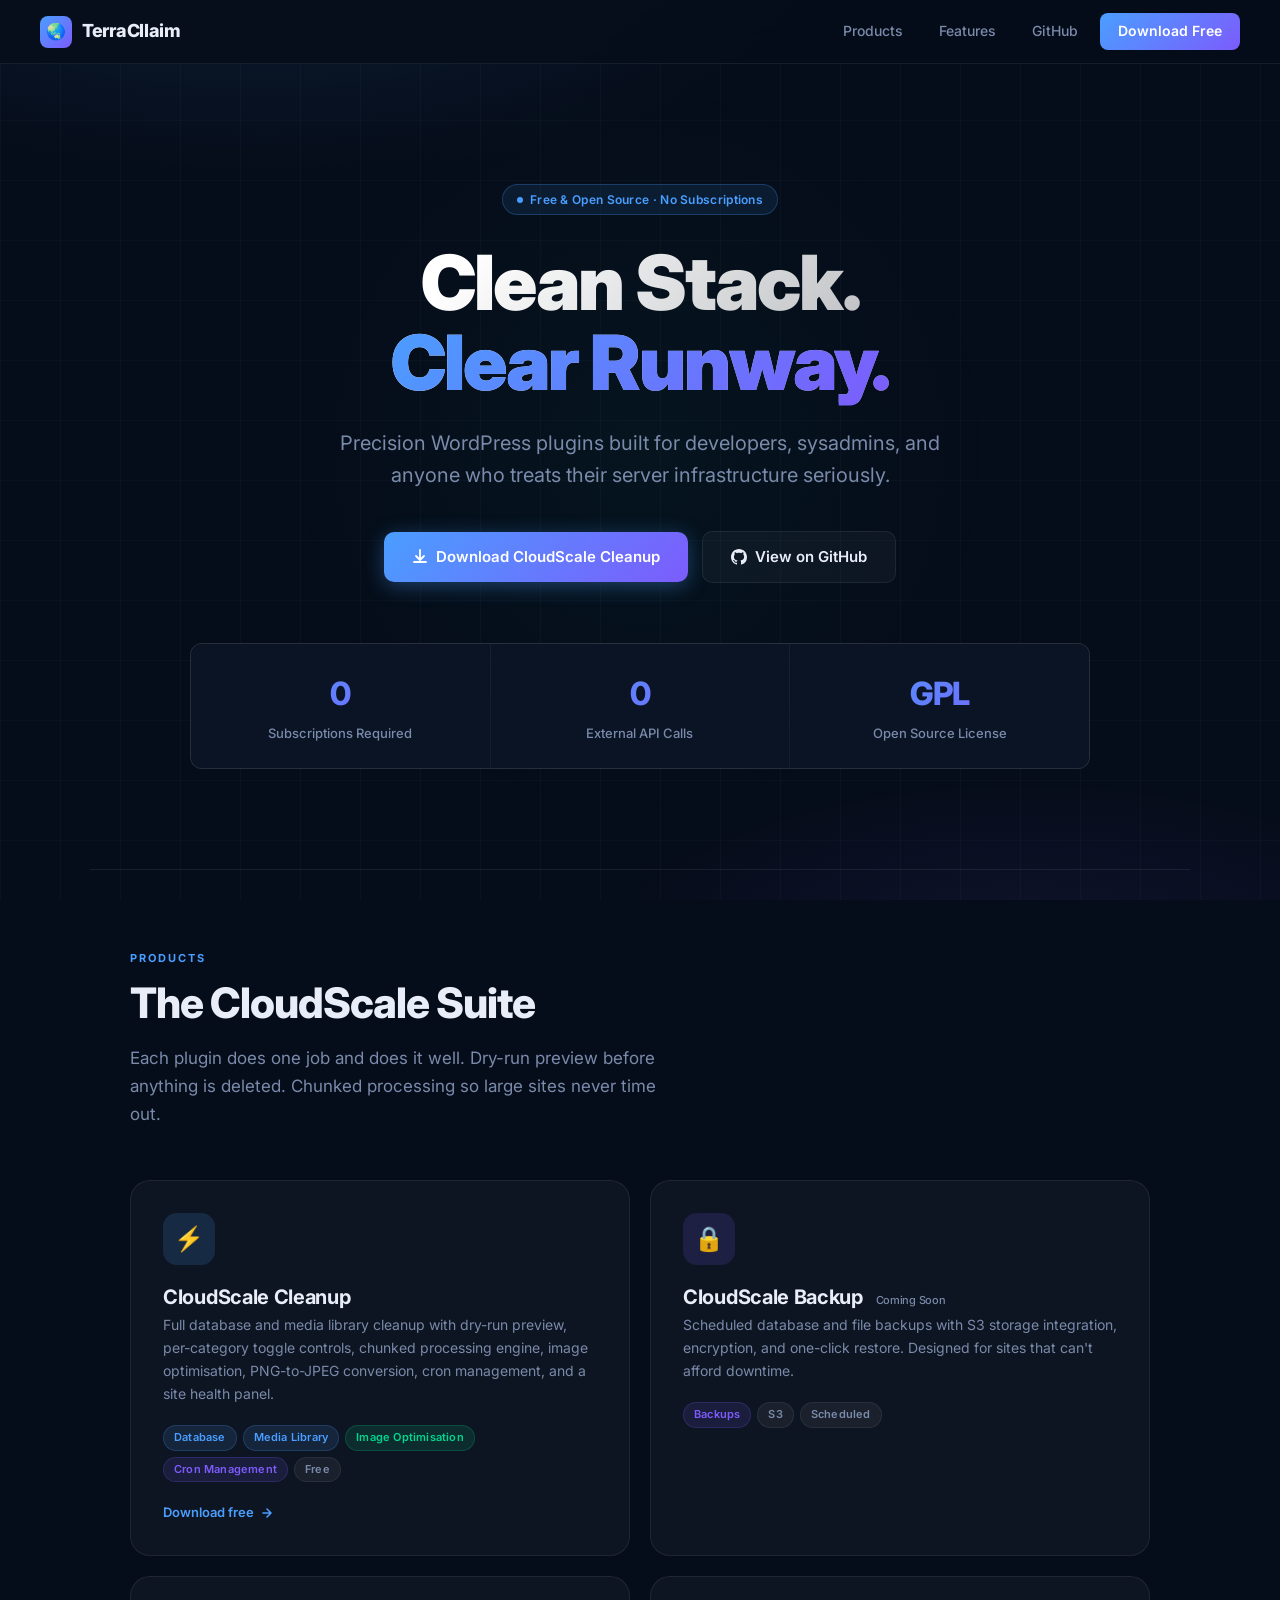
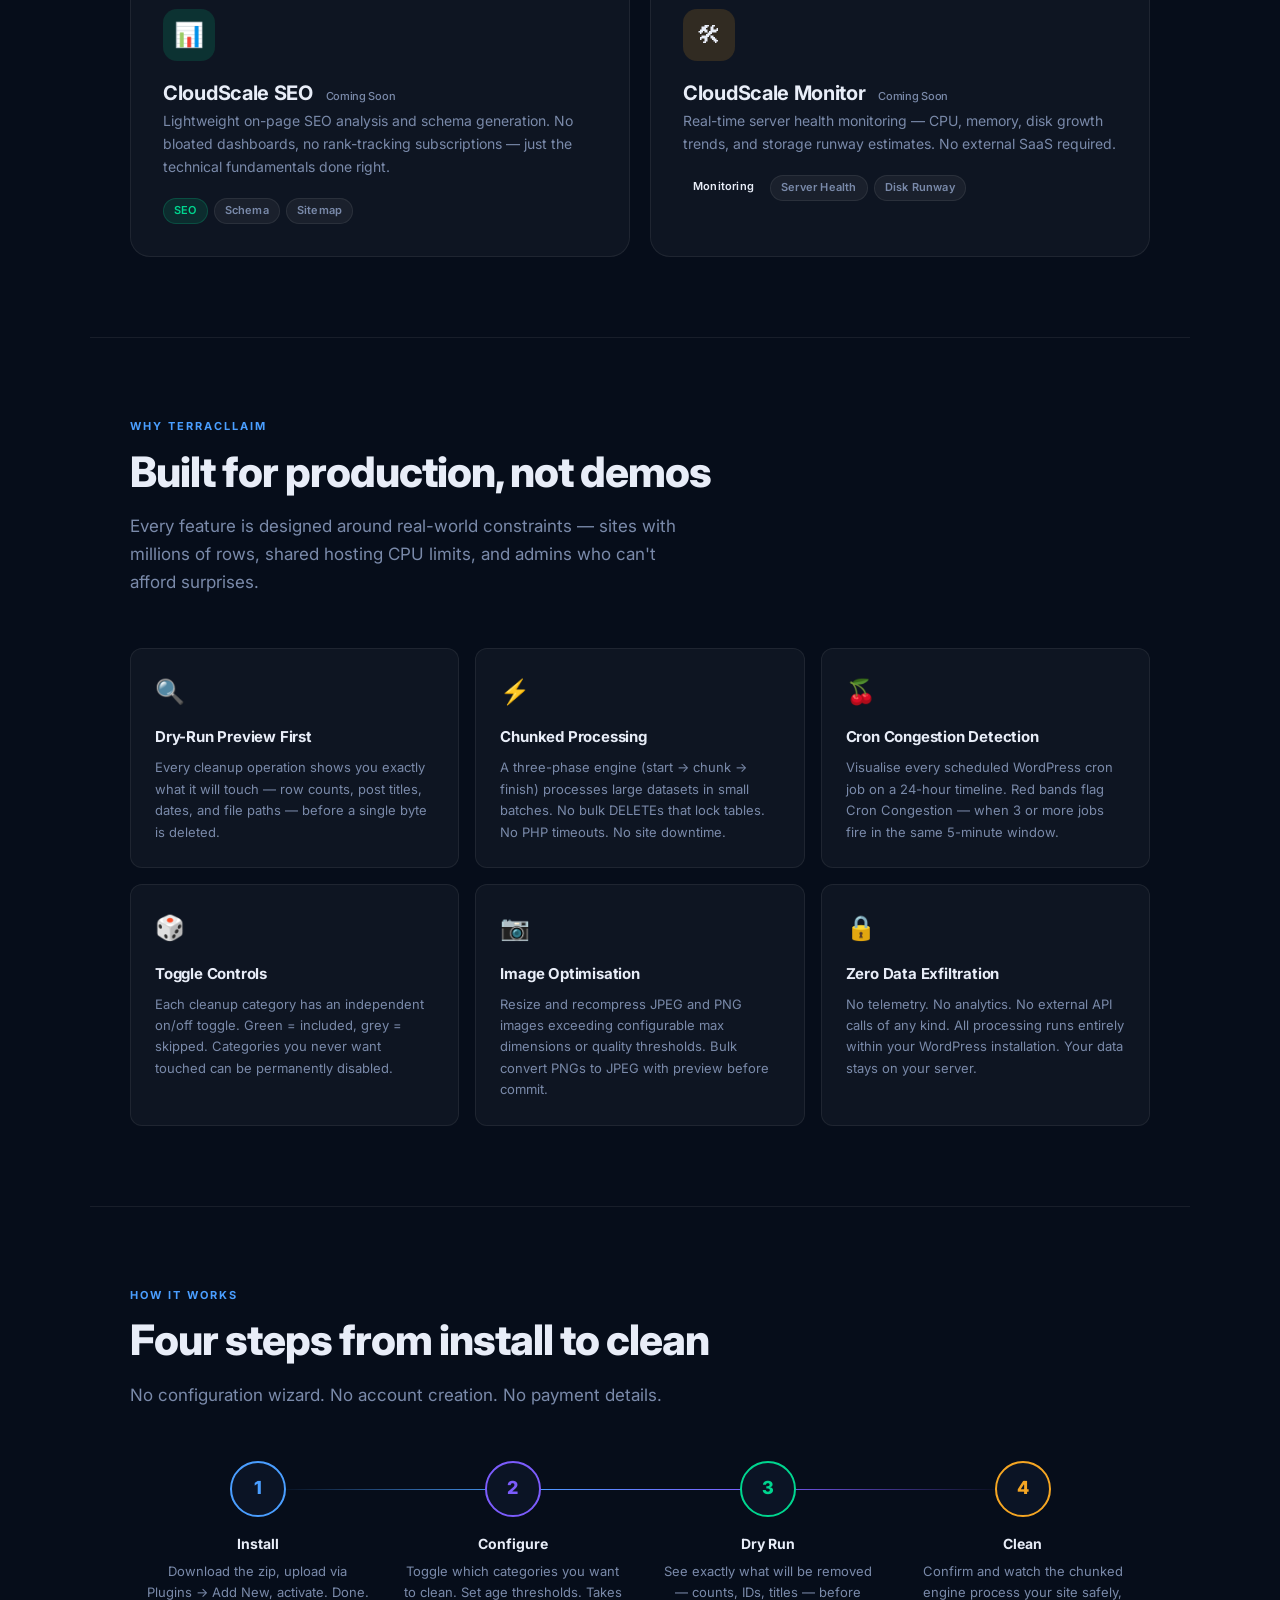
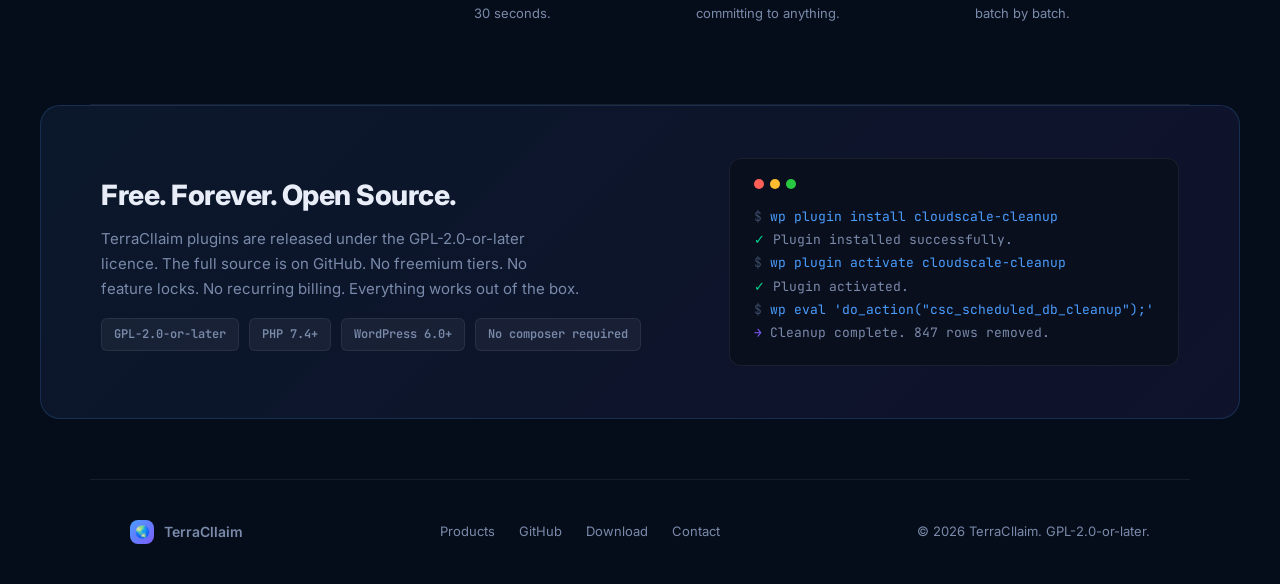
<file: terraclaim/index.html>
<!DOCTYPE html>
<html lang="en">
<head>
<meta charset="UTF-8">
<meta name="viewport" content="width=device-width, initial-scale=1.0">
<title>TerraCllaim — Precision Tools for WordPress Infrastructure</title>
<meta name="description" content="TerraCllaim builds free, open-source WordPress plugins that keep your site clean, fast, and healthy. No subscriptions. No accounts. No data leaves your server.">
<link rel="preconnect" href="https://fonts.googleapis.com">
<link rel="preconnect" href="https://fonts.gstatic.com" crossorigin>
<link href="https://fonts.googleapis.com/css2?family=Inter:wght@300;400;500;600;700;800;900&family=JetBrains+Mono:wght@400;500&display=swap" rel="stylesheet">
<style>
  *, *::before, *::after { box-sizing: border-box; margin: 0; padding: 0; }

  :root {
    --bg:        #060d1a;
    --bg2:       #0b1425;
    --bg3:       #101d31;
    --border:    rgba(255,255,255,0.07);
    --blue:      #4a9eff;
    --purple:    #7c5cfc;
    --green:     #00d68f;
    --amber:     #f5a623;
    --red:       #ff4d6a;
    --text:      #e8edf8;
    --muted:     #7a8aaa;
    --card-bg:   rgba(255,255,255,0.035);
    --card-hover:rgba(255,255,255,0.06);
    --radius:    12px;
    --radius-lg: 20px;
  }

  html { scroll-behavior: smooth; }

  body {
    font-family: 'Inter', -apple-system, BlinkMacSystemFont, sans-serif;
    background: var(--bg);
    color: var(--text);
    line-height: 1.6;
    overflow-x: hidden;
    -webkit-font-smoothing: antialiased;
  }

  /* ─── Background mesh ─── */
  body::before {
    content: '';
    position: fixed;
    inset: 0;
    background:
      radial-gradient(ellipse 80% 50% at 20% -10%, rgba(74,158,255,0.12) 0%, transparent 60%),
      radial-gradient(ellipse 60% 40% at 80% 110%, rgba(124,92,252,0.10) 0%, transparent 60%),
      radial-gradient(ellipse 40% 60% at 50% 50%, rgba(0,214,143,0.04) 0%, transparent 70%);
    pointer-events: none;
    z-index: 0;
  }

  /* ─── Grid overlay ─── */
  body::after {
    content: '';
    position: fixed;
    inset: 0;
    background-image:
      linear-gradient(rgba(255,255,255,0.025) 1px, transparent 1px),
      linear-gradient(90deg, rgba(255,255,255,0.025) 1px, transparent 1px);
    background-size: 60px 60px;
    pointer-events: none;
    z-index: 0;
  }

  section, nav, footer { position: relative; z-index: 1; }

  /* ─── Nav ─── */
  nav {
    position: sticky;
    top: 0;
    z-index: 100;
    display: flex;
    align-items: center;
    justify-content: space-between;
    padding: 0 40px;
    height: 64px;
    background: rgba(6,13,26,0.85);
    backdrop-filter: blur(20px);
    -webkit-backdrop-filter: blur(20px);
    border-bottom: 1px solid var(--border);
  }

  .nav-logo {
    display: flex;
    align-items: center;
    gap: 10px;
    text-decoration: none;
    color: var(--text);
    font-weight: 800;
    font-size: 18px;
    letter-spacing: -0.3px;
  }

  .nav-logo-mark {
    width: 32px;
    height: 32px;
    background: linear-gradient(135deg, var(--blue), var(--purple));
    border-radius: 8px;
    display: flex;
    align-items: center;
    justify-content: center;
    font-size: 16px;
    flex-shrink: 0;
  }

  .nav-links {
    display: flex;
    align-items: center;
    gap: 8px;
  }

  .nav-link {
    color: var(--muted);
    text-decoration: none;
    font-size: 14px;
    font-weight: 500;
    padding: 6px 14px;
    border-radius: 8px;
    transition: color 0.15s, background 0.15s;
  }

  .nav-link:hover { color: var(--text); background: rgba(255,255,255,0.06); }

  .nav-cta {
    background: linear-gradient(135deg, var(--blue), var(--purple));
    color: #fff !important;
    font-weight: 600;
    padding: 7px 18px;
    border-radius: 8px;
    text-decoration: none;
    font-size: 14px;
    transition: opacity 0.15s, transform 0.15s;
  }

  .nav-cta:hover { opacity: 0.9; transform: translateY(-1px); }

  /* ─── Hero ─── */
  .hero {
    padding: 120px 40px 100px;
    max-width: 1100px;
    margin: 0 auto;
    text-align: center;
  }

  .hero-badge {
    display: inline-flex;
    align-items: center;
    gap: 7px;
    background: rgba(74,158,255,0.1);
    border: 1px solid rgba(74,158,255,0.25);
    color: var(--blue);
    font-size: 12px;
    font-weight: 600;
    padding: 5px 14px;
    border-radius: 20px;
    margin-bottom: 28px;
    letter-spacing: 0.3px;
  }

  .hero-badge-dot {
    width: 6px;
    height: 6px;
    border-radius: 50%;
    background: var(--blue);
    animation: pulse 2s ease-in-out infinite;
  }

  @keyframes pulse {
    0%, 100% { opacity: 1; transform: scale(1); }
    50%       { opacity: 0.5; transform: scale(0.8); }
  }

  .hero h1 {
    font-size: clamp(42px, 6vw, 76px);
    font-weight: 900;
    letter-spacing: -2px;
    line-height: 1.05;
    margin-bottom: 24px;
    background: linear-gradient(135deg, #ffffff 30%, rgba(255,255,255,0.55) 100%);
    -webkit-background-clip: text;
    -webkit-text-fill-color: transparent;
    background-clip: text;
  }

  .hero h1 span {
    background: linear-gradient(135deg, var(--blue), var(--purple));
    -webkit-background-clip: text;
    -webkit-text-fill-color: transparent;
    background-clip: text;
  }

  .hero-sub {
    font-size: 20px;
    color: var(--muted);
    max-width: 620px;
    margin: 0 auto 40px;
    font-weight: 400;
    line-height: 1.6;
  }

  .hero-actions {
    display: flex;
    align-items: center;
    justify-content: center;
    gap: 14px;
    flex-wrap: wrap;
  }

  .btn {
    display: inline-flex;
    align-items: center;
    gap: 8px;
    padding: 13px 28px;
    border-radius: 10px;
    font-size: 15px;
    font-weight: 600;
    text-decoration: none;
    transition: all 0.2s;
    cursor: pointer;
    border: none;
  }

  .btn-primary {
    background: linear-gradient(135deg, var(--blue), var(--purple));
    color: #fff;
    box-shadow: 0 4px 20px rgba(74,158,255,0.35);
  }

  .btn-primary:hover {
    transform: translateY(-2px);
    box-shadow: 0 8px 28px rgba(74,158,255,0.45);
  }

  .btn-ghost {
    background: var(--card-bg);
    color: var(--text);
    border: 1px solid var(--border);
  }

  .btn-ghost:hover {
    background: var(--card-hover);
    border-color: rgba(255,255,255,0.14);
    transform: translateY(-1px);
  }

  /* ─── Stats strip ─── */
  .stats-strip {
    max-width: 900px;
    margin: 60px auto 0;
    display: grid;
    grid-template-columns: repeat(3, 1fr);
    gap: 1px;
    background: var(--border);
    border: 1px solid var(--border);
    border-radius: var(--radius);
    overflow: hidden;
  }

  .stat-item {
    background: var(--bg2);
    padding: 24px 32px;
    text-align: center;
  }

  .stat-num {
    font-size: 32px;
    font-weight: 800;
    background: linear-gradient(135deg, var(--blue), var(--purple));
    -webkit-background-clip: text;
    -webkit-text-fill-color: transparent;
    background-clip: text;
    letter-spacing: -1px;
  }

  .stat-label {
    font-size: 13px;
    color: var(--muted);
    margin-top: 4px;
    font-weight: 500;
  }

  /* ─── Section wrapper ─── */
  .section {
    padding: 80px 40px;
    max-width: 1100px;
    margin: 0 auto;
  }

  .section-label {
    font-size: 11px;
    font-weight: 700;
    text-transform: uppercase;
    letter-spacing: 2px;
    color: var(--blue);
    margin-bottom: 12px;
  }

  .section-title {
    font-size: clamp(28px, 4vw, 42px);
    font-weight: 800;
    letter-spacing: -1px;
    line-height: 1.15;
    margin-bottom: 16px;
  }

  .section-sub {
    font-size: 17px;
    color: var(--muted);
    max-width: 560px;
    line-height: 1.65;
    margin-bottom: 52px;
  }

  /* ─── Products ─── */
  .products-grid {
    display: grid;
    grid-template-columns: 1fr 1fr;
    gap: 20px;
  }

  @media (max-width: 740px) { .products-grid { grid-template-columns: 1fr; } }

  .product-card {
    background: var(--card-bg);
    border: 1px solid var(--border);
    border-radius: var(--radius-lg);
    padding: 32px;
    transition: background 0.2s, border-color 0.2s, transform 0.2s;
    text-decoration: none;
    color: var(--text);
    display: flex;
    flex-direction: column;
    gap: 16px;
  }

  .product-card:hover {
    background: var(--card-hover);
    border-color: rgba(74,158,255,0.25);
    transform: translateY(-3px);
  }

  .product-card.coming-soon {
    opacity: 0.5;
    pointer-events: none;
  }

  .product-icon {
    width: 52px;
    height: 52px;
    border-radius: 14px;
    display: flex;
    align-items: center;
    justify-content: center;
    font-size: 24px;
    flex-shrink: 0;
  }

  .icon-blue   { background: rgba(74,158,255,0.15);  }
  .icon-purple { background: rgba(124,92,252,0.15);  }
  .icon-green  { background: rgba(0,214,143,0.15);   }
  .icon-amber  { background: rgba(245,166,35,0.15);  }

  .product-name {
    font-size: 20px;
    font-weight: 700;
    letter-spacing: -0.3px;
  }

  .product-desc {
    font-size: 14px;
    color: var(--muted);
    line-height: 1.65;
    flex: 1;
  }

  .product-tags {
    display: flex;
    flex-wrap: wrap;
    gap: 6px;
    margin-top: 4px;
  }

  .tag {
    font-size: 11px;
    font-weight: 600;
    padding: 3px 10px;
    border-radius: 20px;
    letter-spacing: 0.2px;
  }

  .tag-blue   { background: rgba(74,158,255,0.12);  color: var(--blue);   border: 1px solid rgba(74,158,255,0.2);  }
  .tag-purple { background: rgba(124,92,252,0.12); color: var(--purple); border: 1px solid rgba(124,92,252,0.2); }
  .tag-green  { background: rgba(0,214,143,0.12);  color: var(--green);  border: 1px solid rgba(0,214,143,0.2);  }
  .tag-grey   { background: rgba(255,255,255,0.05); color: var(--muted);  border: 1px solid var(--border); }

  .product-link-row {
    display: flex;
    align-items: center;
    gap: 6px;
    font-size: 13px;
    font-weight: 600;
    color: var(--blue);
    margin-top: 4px;
  }

  /* ─── Features ─── */
  .features-grid {
    display: grid;
    grid-template-columns: repeat(3, 1fr);
    gap: 16px;
  }

  @media (max-width: 900px) { .features-grid { grid-template-columns: repeat(2, 1fr); } }
  @media (max-width: 560px) { .features-grid { grid-template-columns: 1fr; } }

  .feature-card {
    background: var(--card-bg);
    border: 1px solid var(--border);
    border-radius: var(--radius);
    padding: 24px;
    transition: background 0.2s, border-color 0.2s;
  }

  .feature-card:hover {
    background: var(--card-hover);
    border-color: rgba(255,255,255,0.12);
  }

  .feature-icon {
    font-size: 24px;
    margin-bottom: 14px;
    display: block;
  }

  .feature-title {
    font-size: 15px;
    font-weight: 700;
    margin-bottom: 8px;
    letter-spacing: -0.2px;
  }

  .feature-desc {
    font-size: 13px;
    color: var(--muted);
    line-height: 1.65;
  }

  /* ─── How it works ─── */
  .steps {
    display: grid;
    grid-template-columns: repeat(4, 1fr);
    gap: 0;
    position: relative;
  }

  @media (max-width: 760px) {
    .steps { grid-template-columns: repeat(2, 1fr); gap: 16px; }
    .steps::after { display: none; }
  }

  .steps::after {
    content: '';
    position: absolute;
    top: 28px;
    left: calc(12.5% + 16px);
    right: calc(12.5% + 16px);
    height: 1px;
    background: linear-gradient(90deg, transparent, var(--blue), var(--purple), transparent);
    z-index: 0;
  }

  .step {
    text-align: center;
    padding: 0 16px;
    position: relative;
    z-index: 1;
  }

  .step-num {
    width: 56px;
    height: 56px;
    border-radius: 50%;
    display: flex;
    align-items: center;
    justify-content: center;
    font-size: 18px;
    font-weight: 800;
    margin: 0 auto 16px;
    background: var(--bg2);
    border: 2px solid var(--border);
    position: relative;
  }

  .step:nth-child(1) .step-num { border-color: var(--blue);   color: var(--blue);   }
  .step:nth-child(2) .step-num { border-color: var(--purple); color: var(--purple); }
  .step:nth-child(3) .step-num { border-color: var(--green);  color: var(--green);  }
  .step:nth-child(4) .step-num { border-color: var(--amber);  color: var(--amber);  }

  .step-title { font-size: 14px; font-weight: 700; margin-bottom: 6px; }
  .step-desc  { font-size: 13px; color: var(--muted); line-height: 1.6; }

  /* ─── Open source banner ─── */
  .oss-banner {
    margin: 0 40px;
    border-radius: var(--radius-lg);
    background: linear-gradient(135deg, rgba(74,158,255,0.08) 0%, rgba(124,92,252,0.08) 100%);
    border: 1px solid rgba(74,158,255,0.18);
    padding: 52px 60px;
    display: flex;
    align-items: center;
    justify-content: space-between;
    gap: 40px;
    flex-wrap: wrap;
  }

  .oss-text h2 {
    font-size: 28px;
    font-weight: 800;
    letter-spacing: -0.5px;
    margin-bottom: 10px;
  }

  .oss-text p { font-size: 15px; color: var(--muted); max-width: 480px; line-height: 1.65; }

  .oss-badges {
    display: flex;
    gap: 10px;
    flex-wrap: wrap;
    margin-top: 16px;
  }

  .oss-badge {
    background: rgba(255,255,255,0.05);
    border: 1px solid var(--border);
    border-radius: 6px;
    padding: 6px 12px;
    font-size: 12px;
    font-weight: 600;
    color: var(--muted);
    font-family: 'JetBrains Mono', monospace;
  }

  /* ─── Terminal block ─── */
  .terminal {
    background: #0a0f1e;
    border: 1px solid var(--border);
    border-radius: var(--radius);
    padding: 20px 24px;
    font-family: 'JetBrains Mono', 'Consolas', monospace;
    font-size: 13px;
    line-height: 1.8;
    min-width: 340px;
  }

  .terminal-bar {
    display: flex;
    gap: 6px;
    margin-bottom: 16px;
  }

  .t-dot {
    width: 10px;
    height: 10px;
    border-radius: 50%;
  }

  .t-red    { background: #ff5f57; }
  .t-amber  { background: #febc2e; }
  .t-green  { background: #28c840; }

  .t-line   { color: var(--muted); }
  .t-cmd    { color: var(--blue); }
  .t-ok     { color: var(--green); }
  .t-info   { color: var(--purple); }
  .t-dim    { color: #3a4a66; }

  /* ─── Footer ─── */
  footer {
    border-top: 1px solid var(--border);
    padding: 40px;
    display: flex;
    align-items: center;
    justify-content: space-between;
    flex-wrap: wrap;
    gap: 20px;
    max-width: 1100px;
    margin: 60px auto 0;
  }

  .footer-logo {
    display: flex;
    align-items: center;
    gap: 10px;
    color: var(--muted);
    font-size: 14px;
    font-weight: 600;
    text-decoration: none;
  }

  .footer-links {
    display: flex;
    gap: 24px;
  }

  .footer-links a {
    color: var(--muted);
    text-decoration: none;
    font-size: 13px;
    transition: color 0.15s;
  }

  .footer-links a:hover { color: var(--text); }

  .footer-copy { color: var(--muted); font-size: 13px; }

  /* ─── Animations ─── */
  .fade-up {
    opacity: 0;
    transform: translateY(24px);
    transition: opacity 0.55s ease, transform 0.55s ease;
  }

  .fade-up.visible {
    opacity: 1;
    transform: translateY(0);
  }

  /* ─── Divider ─── */
  .divider {
    max-width: 1100px;
    margin: 0 auto;
    height: 1px;
    background: var(--border);
  }

  /* ─── Responsive nav ─── */
  @media (max-width: 640px) {
    nav { padding: 0 20px; }
    .nav-links .nav-link:not(.nav-cta) { display: none; }
    .hero { padding: 80px 20px 60px; }
    .section { padding: 60px 20px; }
    .oss-banner { padding: 36px 28px; margin: 0 20px; }
    .stats-strip { grid-template-columns: 1fr; }
    footer { padding: 32px 20px; }
    .terminal { min-width: 0; width: 100%; }
  }
</style>
</head>
<body>

<!-- ─── Nav ─── -->
<nav>
  <a href="/" class="nav-logo">
    <div class="nav-logo-mark">&#127759;</div>
    TerraCllaim
  </a>
  <div class="nav-links">
    <a href="#products" class="nav-link">Products</a>
    <a href="#features" class="nav-link">Features</a>
    <a href="https://github.com/andrewbaker-uk/wordpress-database-cleanup-plugin" target="_blank" rel="noopener" class="nav-link">GitHub</a>
    <a href="https://andrewninjawordpress.s3.af-south-1.amazonaws.com/cloudscale-cleanup.zip" class="nav-cta">Download Free</a>
  </div>
</nav>

<!-- ─── Hero ─── -->
<section class="hero">
  <div class="hero-badge fade-up">
    <span class="hero-badge-dot"></span>
    Free &amp; Open Source &middot; No Subscriptions
  </div>

  <h1 class="fade-up">
    Clean Stack.<br>
    <span>Clear Runway.</span>
  </h1>

  <p class="hero-sub fade-up">
    Precision WordPress plugins built for developers, sysadmins, and anyone who treats their server infrastructure seriously.
  </p>

  <div class="hero-actions fade-up">
    <a href="https://andrewninjawordpress.s3.af-south-1.amazonaws.com/cloudscale-cleanup.zip" class="btn btn-primary">
      <svg width="16" height="16" viewBox="0 0 16 16" fill="none"><path d="M8 1v9M4 7l4 4 4-4M2 13h12" stroke="currentColor" stroke-width="1.8" stroke-linecap="round" stroke-linejoin="round"/></svg>
      Download CloudScale Cleanup
    </a>
    <a href="https://github.com/andrewbaker-uk/wordpress-database-cleanup-plugin" target="_blank" rel="noopener" class="btn btn-ghost">
      <svg width="16" height="16" viewBox="0 0 16 16" fill="currentColor"><path d="M8 0C3.58 0 0 3.58 0 8c0 3.54 2.29 6.53 5.47 7.59.4.07.55-.17.55-.38 0-.19-.01-.82-.01-1.49-2.01.37-2.53-.49-2.69-.94-.09-.23-.48-.94-.82-1.13-.28-.15-.68-.52-.01-.53.63-.01 1.08.58 1.23.82.72 1.21 1.87.87 2.33.66.07-.52.28-.87.51-1.07-1.78-.2-3.64-.89-3.64-3.95 0-.87.31-1.59.82-2.15-.08-.2-.36-1.02.08-2.12 0 0 .67-.21 2.2.82.64-.18 1.32-.27 2-.27.68 0 1.36.09 2 .27 1.53-1.04 2.2-.82 2.2-.82.44 1.1.16 1.92.08 2.12.51.56.82 1.27.82 2.15 0 3.07-1.87 3.75-3.65 3.95.29.25.54.73.54 1.48 0 1.07-.01 1.93-.01 2.2 0 .21.15.46.55.38A8.013 8.013 0 0016 8c0-4.42-3.58-8-8-8z"/></svg>
      View on GitHub
    </a>
  </div>

  <div class="stats-strip fade-up">
    <div class="stat-item">
      <div class="stat-num">0</div>
      <div class="stat-label">Subscriptions Required</div>
    </div>
    <div class="stat-item">
      <div class="stat-num">0</div>
      <div class="stat-label">External API Calls</div>
    </div>
    <div class="stat-item">
      <div class="stat-num">GPL</div>
      <div class="stat-label">Open Source License</div>
    </div>
  </div>
</section>

<div class="divider"></div>

<!-- ─── Products ─── -->
<section class="section" id="products">
  <div class="section-label fade-up">Products</div>
  <h2 class="section-title fade-up">The CloudScale Suite</h2>
  <p class="section-sub fade-up">Each plugin does one job and does it well. Dry-run preview before anything is deleted. Chunked processing so large sites never time out.</p>

  <div class="products-grid">

    <a href="https://andrewninjawordpress.s3.af-south-1.amazonaws.com/cloudscale-cleanup.zip" class="product-card fade-up">
      <div class="product-icon icon-blue">&#9889;</div>
      <div>
        <div class="product-name">CloudScale Cleanup</div>
        <div class="product-desc">
          Full database and media library cleanup with dry-run preview, per-category toggle controls, chunked processing engine, image optimisation, PNG-to-JPEG conversion, cron management, and a site health panel.
        </div>
      </div>
      <div class="product-tags">
        <span class="tag tag-blue">Database</span>
        <span class="tag tag-blue">Media Library</span>
        <span class="tag tag-green">Image Optimisation</span>
        <span class="tag tag-purple">Cron Management</span>
        <span class="tag tag-grey">Free</span>
      </div>
      <div class="product-link-row">
        Download free
        <svg width="14" height="14" viewBox="0 0 14 14" fill="none"><path d="M3 7h8M7 3l4 4-4 4" stroke="currentColor" stroke-width="1.6" stroke-linecap="round" stroke-linejoin="round"/></svg>
      </div>
    </a>

    <div class="product-card coming-soon fade-up">
      <div class="product-icon icon-purple">&#128274;</div>
      <div>
        <div class="product-name">CloudScale Backup <span style="font-size:11px;color:var(--muted);font-weight:500;margin-left:8px">Coming Soon</span></div>
        <div class="product-desc">
          Scheduled database and file backups with S3 storage integration, encryption, and one-click restore. Designed for sites that can't afford downtime.
        </div>
      </div>
      <div class="product-tags">
        <span class="tag tag-purple">Backups</span>
        <span class="tag tag-grey">S3</span>
        <span class="tag tag-grey">Scheduled</span>
      </div>
    </div>

    <div class="product-card coming-soon fade-up">
      <div class="product-icon icon-green">&#128202;</div>
      <div>
        <div class="product-name">CloudScale SEO <span style="font-size:11px;color:var(--muted);font-weight:500;margin-left:8px">Coming Soon</span></div>
        <div class="product-desc">
          Lightweight on-page SEO analysis and schema generation. No bloated dashboards, no rank-tracking subscriptions — just the technical fundamentals done right.
        </div>
      </div>
      <div class="product-tags">
        <span class="tag tag-green">SEO</span>
        <span class="tag tag-grey">Schema</span>
        <span class="tag tag-grey">Sitemap</span>
      </div>
    </div>

    <div class="product-card coming-soon fade-up">
      <div class="product-icon icon-amber">&#128736;</div>
      <div>
        <div class="product-name">CloudScale Monitor <span style="font-size:11px;color:var(--muted);font-weight:500;margin-left:8px">Coming Soon</span></div>
        <div class="product-desc">
          Real-time server health monitoring — CPU, memory, disk growth trends, and storage runway estimates. No external SaaS required.
        </div>
      </div>
      <div class="product-tags">
        <span class="tag tag-amber">Monitoring</span>
        <span class="tag tag-grey">Server Health</span>
        <span class="tag tag-grey">Disk Runway</span>
      </div>
    </div>

  </div>
</section>

<div class="divider"></div>

<!-- ─── Features ─── -->
<section class="section" id="features">
  <div class="section-label fade-up">Why TerraCllaim</div>
  <h2 class="section-title fade-up">Built for production, not demos</h2>
  <p class="section-sub fade-up">Every feature is designed around real-world constraints — sites with millions of rows, shared hosting CPU limits, and admins who can't afford surprises.</p>

  <div class="features-grid">
    <div class="feature-card fade-up">
      <span class="feature-icon">&#128269;</span>
      <div class="feature-title">Dry-Run Preview First</div>
      <div class="feature-desc">Every cleanup operation shows you exactly what it will touch — row counts, post titles, dates, and file paths — before a single byte is deleted.</div>
    </div>

    <div class="feature-card fade-up">
      <span class="feature-icon">&#9889;</span>
      <div class="feature-title">Chunked Processing</div>
      <div class="feature-desc">A three-phase engine (start → chunk → finish) processes large datasets in small batches. No bulk DELETEs that lock tables. No PHP timeouts. No site downtime.</div>
    </div>

    <div class="feature-card fade-up">
      <span class="feature-icon">&#127826;</span>
      <div class="feature-title">Cron Congestion Detection</div>
      <div class="feature-desc">Visualise every scheduled WordPress cron job on a 24-hour timeline. Red bands flag Cron Congestion — when 3 or more jobs fire in the same 5-minute window.</div>
    </div>

    <div class="feature-card fade-up">
      <span class="feature-icon">&#127922;</span>
      <div class="feature-title">Toggle Controls</div>
      <div class="feature-desc">Each cleanup category has an independent on/off toggle. Green = included, grey = skipped. Categories you never want touched can be permanently disabled.</div>
    </div>

    <div class="feature-card fade-up">
      <span class="feature-icon">&#128247;</span>
      <div class="feature-title">Image Optimisation</div>
      <div class="feature-desc">Resize and recompress JPEG and PNG images exceeding configurable max dimensions or quality thresholds. Bulk convert PNGs to JPEG with preview before commit.</div>
    </div>

    <div class="feature-card fade-up">
      <span class="feature-icon">&#128274;</span>
      <div class="feature-title">Zero Data Exfiltration</div>
      <div class="feature-desc">No telemetry. No analytics. No external API calls of any kind. All processing runs entirely within your WordPress installation. Your data stays on your server.</div>
    </div>
  </div>
</section>

<div class="divider"></div>

<!-- ─── How it works ─── -->
<section class="section">
  <div class="section-label fade-up">How it works</div>
  <h2 class="section-title fade-up">Four steps from install to clean</h2>
  <p class="section-sub fade-up">No configuration wizard. No account creation. No payment details.</p>

  <div class="steps">
    <div class="step fade-up">
      <div class="step-num">1</div>
      <div class="step-title">Install</div>
      <div class="step-desc">Download the zip, upload via Plugins &rarr; Add New, activate. Done.</div>
    </div>
    <div class="step fade-up">
      <div class="step-num">2</div>
      <div class="step-title">Configure</div>
      <div class="step-desc">Toggle which categories you want to clean. Set age thresholds. Takes 30 seconds.</div>
    </div>
    <div class="step fade-up">
      <div class="step-num">3</div>
      <div class="step-title">Dry Run</div>
      <div class="step-desc">See exactly what will be removed — counts, IDs, titles — before committing to anything.</div>
    </div>
    <div class="step fade-up">
      <div class="step-num">4</div>
      <div class="step-title">Clean</div>
      <div class="step-desc">Confirm and watch the chunked engine process your site safely, batch by batch.</div>
    </div>
  </div>
</section>

<div class="divider"></div>

<!-- ─── Open Source banner ─── -->
<div class="oss-banner">
  <div class="oss-text fade-up">
    <h2>Free. Forever. Open Source.</h2>
    <p>TerraCllaim plugins are released under the GPL-2.0-or-later licence. The full source is on GitHub. No freemium tiers. No feature locks. No recurring billing. Everything works out of the box.</p>
    <div class="oss-badges">
      <span class="oss-badge">GPL-2.0-or-later</span>
      <span class="oss-badge">PHP 7.4+</span>
      <span class="oss-badge">WordPress 6.0+</span>
      <span class="oss-badge">No composer required</span>
    </div>
  </div>
  <div class="fade-up">
    <div class="terminal">
      <div class="terminal-bar">
        <div class="t-dot t-red"></div>
        <div class="t-dot t-amber"></div>
        <div class="t-dot t-green"></div>
      </div>
      <div class="t-line"><span class="t-dim">$ </span><span class="t-cmd">wp plugin install cloudscale-cleanup</span></div>
      <div class="t-line"><span class="t-ok">&#10003;</span> Plugin installed successfully.</div>
      <div class="t-line"><span class="t-dim">$ </span><span class="t-cmd">wp plugin activate cloudscale-cleanup</span></div>
      <div class="t-line"><span class="t-ok">&#10003;</span> Plugin activated.</div>
      <div class="t-line"><span class="t-dim">$ </span><span class="t-cmd">wp eval 'do_action("csc_scheduled_db_cleanup");'</span></div>
      <div class="t-line"><span class="t-info">&#8594;</span> Cleanup complete. 847 rows removed.</div>
    </div>
  </div>
</div>

<!-- ─── Footer ─── -->
<footer>
  <a href="/" class="footer-logo">
    <div class="nav-logo-mark" style="width:24px;height:24px;font-size:12px">&#127759;</div>
    TerraCllaim
  </a>
  <div class="footer-links">
    <a href="#products">Products</a>
    <a href="https://github.com/andrewbaker-uk/wordpress-database-cleanup-plugin" target="_blank" rel="noopener">GitHub</a>
    <a href="https://andrewninjawordpress.s3.af-south-1.amazonaws.com/cloudscale-cleanup.zip">Download</a>
    <a href="mailto:hello@terraclaim.org">Contact</a>
  </div>
  <div class="footer-copy">&copy; 2026 TerraCllaim. GPL-2.0-or-later.</div>
</footer>

<script>
  // Intersection Observer for fade-up animations
  (function() {
    var observer = new IntersectionObserver(function(entries) {
      entries.forEach(function(entry) {
        if (entry.isIntersecting) {
          entry.target.classList.add('visible');
          observer.unobserve(entry.target);
        }
      });
    }, { threshold: 0.1, rootMargin: '0px 0px -40px 0px' });

    // Stagger children within each grid/row
    document.querySelectorAll('.fade-up').forEach(function(el, i) {
      el.style.transitionDelay = (i % 6) * 0.07 + 's';
      observer.observe(el);
    });

    // Immediately reveal anything already in view on load
    setTimeout(function() {
      document.querySelectorAll('.fade-up:not(.visible)').forEach(function(el) {
        var rect = el.getBoundingClientRect();
        if (rect.top < window.innerHeight) {
          el.classList.add('visible');
        }
      });
    }, 100);
  })();
</script>
</body>
</html>
</file>
